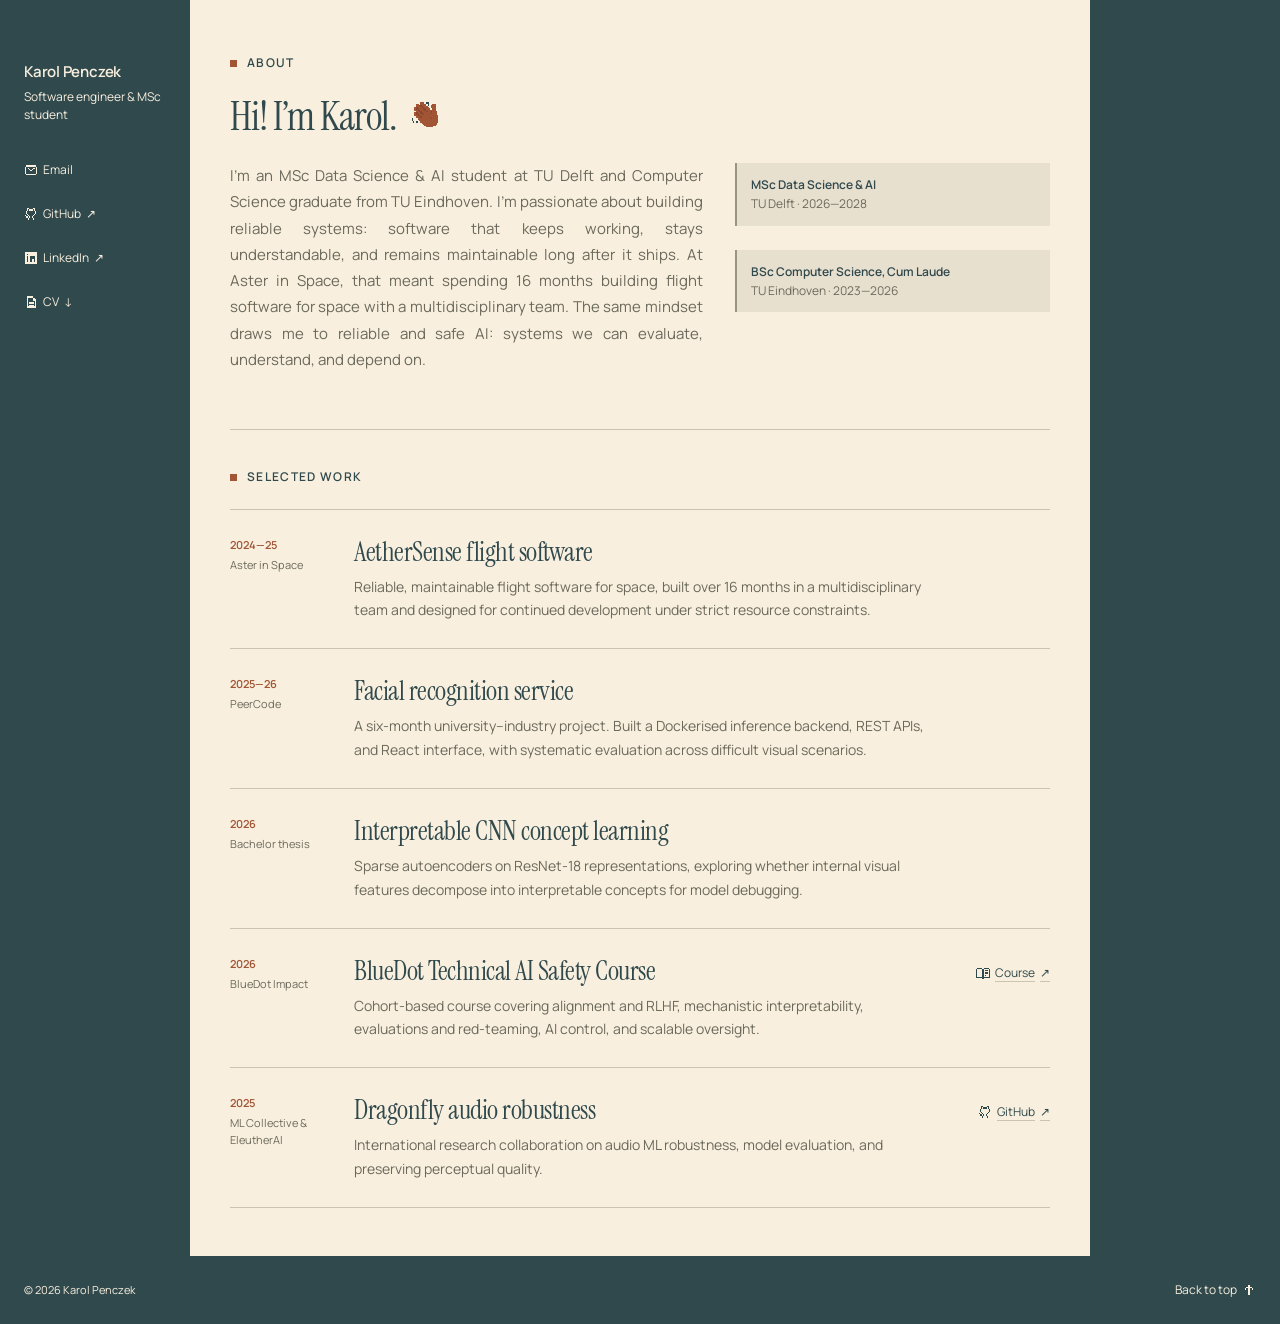
<file: index.html>
<!doctype html>
<html lang="en">
<head>
  <meta charset="utf-8">
  <meta name="viewport" content="width=device-width, initial-scale=1">
  <meta name="description" content="Karol Penczek is a software engineer and MSc Data Science & AI student building reliable software, ML systems, and embedded applications.">
  <meta name="theme-color" content="#30494d">
  <title>Karol Penczek — Software Engineer</title>
  <link rel="icon" href="./assets/favicon.svg" type="image/svg+xml">
  <link rel="preload" href="./assets/fonts/instrument-serif-regular.ttf" as="font" type="font/ttf" crossorigin>
  <link rel="preload" href="./assets/fonts/manrope-regular.ttf" as="font" type="font/ttf" crossorigin>
  <link rel="stylesheet" href="./style.css">
</head>
<body id="top">
  <a class="skip-link" href="#main">Skip to content</a>

  <div class="page">
    <aside class="profile" aria-label="Profile and contact links">
      <div class="identity">
        <div>
          <a class="name" href="#top">Karol Penczek</a>
          <p>Software engineer &amp; MSc student</p>
        </div>
      </div>
      <nav class="social-links" aria-label="Social and contact links">
        <a href="mailto:karolpenczek@gmail.com">
          <svg class="link-icon" viewBox="0 0 24 24" aria-hidden="true" shape-rendering="crispEdges"><path d="M6 8h2v2H6zm2 2h2v2H8zm10-2h-2v2h2zm-2 2h-2v2h2zm-6 2h4v2h-4zM2 6h2v12H2zm18 0h2v12h-2zM4 4h16v2H4zm0 14h16v2H4z" fill="currentColor"/></svg>
          <span>Email</span>
        </a>
        <a href="https://github.com/karolos1444" target="_blank" rel="noopener noreferrer">
          <svg class="link-icon" viewBox="0 0 24 24" aria-hidden="true" shape-rendering="crispEdges"><path d="M5 2h4v2H7v2H5V2Zm0 10H3V6h2v6Zm2 2H5v-2h2v2Zm2 2v-2H7v2H3v-2H1v2h2v2h4v4h2v-4h2v-2H9Zm0 0v2H7v-2h2Zm6-12v2H9V4h6Zm4 2h-2V4h-2V2h4v4Zm0 6V6h2v6h-2Zm-2 2v-2h2v2h-2Zm-2 2v-2h2v2h-2Zm0 2h-2v-2h2v2Zm0 0h2v4h-2v-4Z" fill="currentColor"/></svg>
          <span>GitHub</span><span aria-hidden="true">↗</span>
        </a>
        <a href="https://www.linkedin.com/in/karol-penczek" target="_blank" rel="noopener noreferrer">
          <svg class="link-icon" viewBox="0 0 16 16" aria-hidden="true" shape-rendering="crispEdges"><path d="M1 1h14v14H1V1zm2 5v7h2V6H3zm0-3v2h2V3H3zm4 3v7h2V9h2v4h2V8h-1V6h-3v1H9V6H7z" fill="currentColor" fill-rule="evenodd"/></svg>
          <span>LinkedIn</span><span aria-hidden="true">↗</span>
        </a>
        <a href="./cv.pdf" download="Karol_Penczek_CV.pdf">
          <svg class="link-icon" viewBox="0 0 16 16" aria-hidden="true" shape-rendering="crispEdges"><path d="M3 1h7v2h2v2h2v10H3V1zm2 2v10h7V7h-2V3H5z" fill="currentColor" fill-rule="evenodd"/><path d="M6 8h5v2H6zM6 11h5v1H6z" fill="currentColor"/></svg>
          <span>CV</span><span aria-hidden="true">↓</span>
        </a>
      </nav>
    </aside>

    <main id="main" class="content">
      <section class="about-section" id="about" aria-labelledby="about-title">
        <div class="section-title">
          <span class="pixel-square" aria-hidden="true"></span>
          <h1 id="about-title">About</h1>
        </div>
        <div class="about-layout">
          <div class="about-intro">
            <p class="about-lead">Hi! I’m Karol. <img class="wave-icon" src="./assets/waving-hand.png" alt="" width="366" height="332"></p>
            <p class="about-copy">I’m an MSc Data Science &amp; AI student at TU Delft and Computer Science graduate from TU Eindhoven. I’m passionate about building reliable systems: software that keeps working, stays understandable, and remains maintainable long after it ships. At Aster in Space, that meant spending 16 months building flight software for space with a multidisciplinary team. The same mindset draws me to reliable and safe AI: systems we can evaluate, understand, and depend on.</p>
          </div>
          <div class="education" aria-label="Education">
            <p><strong>MSc Data Science &amp; AI</strong><span>TU Delft · 2026—2028</span></p>
            <p><strong>BSc Computer Science, Cum Laude</strong><span>TU Eindhoven · 2023—2026</span></p>
          </div>
        </div>
      </section>

      <section class="work-section" id="work" aria-labelledby="work-title">
        <div class="section-title">
          <span class="pixel-square" aria-hidden="true"></span>
          <h2 id="work-title">Selected work</h2>
        </div>

        <div class="project-list">
          <article class="project">
            <div class="project-meta"><span>2024—25</span><span>Aster in Space</span></div>
            <div class="project-content">
              <h3>AetherSense flight software</h3>
              <p>Reliable, maintainable flight software for space, built over 16 months in a multidisciplinary team and designed for continued development under strict resource constraints.</p>
            </div>
          </article>

          <article class="project">
            <div class="project-meta"><span>2025—26</span><span>PeerCode</span></div>
            <div class="project-content">
              <h3>Facial recognition service</h3>
              <p>A six-month university–industry project. Built a Dockerised inference backend, REST APIs, and React interface, with systematic evaluation across difficult visual scenarios.</p>
            </div>
          </article>

          <article class="project">
            <div class="project-meta"><span>2026</span><span>Bachelor thesis</span></div>
            <div class="project-content">
              <h3>Interpretable CNN concept learning</h3>
              <p>Sparse autoencoders on ResNet-18 representations, exploring whether internal visual features decompose into interpretable concepts for model debugging.</p>
            </div>
          </article>

          <article class="project">
            <div class="project-meta"><span>2026</span><span>BlueDot Impact</span></div>
            <div class="project-content">
              <h3>BlueDot Technical AI Safety Course</h3>
              <p>Cohort-based course covering alignment and RLHF, mechanistic interpretability, evaluations and red-teaming, AI control, and scalable oversight.</p>
            </div>
            <a class="project-link" href="https://bluedot.org/courses/technical-ai-safety" target="_blank" rel="noopener noreferrer" aria-label="View the Technical AI Safety Course (opens in a new tab)">
              <svg class="link-icon" viewBox="0 0 24 24" aria-hidden="true" shape-rendering="crispEdges"><path d="M2 3h9v2H2zM0 19h11v2H0zM13 3h9v2h-9zm0 16h11v2H13zM11 5h2v18h-2zM0 5h2v14H0zm22 0h2v14h-2zm-7 2h5v2h-5zm0 4h5v2h-5zm0 4h2v2h-2z" fill="currentColor"/></svg>
              <span>Course</span><span aria-hidden="true">↗</span>
            </a>
          </article>

          <article class="project">
            <div class="project-meta"><span>2025</span><span>ML Collective &amp; EleutherAI</span></div>
            <div class="project-content">
              <h3>Dragonfly audio robustness</h3>
              <p>International research collaboration on audio ML robustness, model evaluation, and preserving perceptual quality.</p>
            </div>
            <a class="project-link" href="https://github.com/damanimc/Dragonfly" target="_blank" rel="noopener noreferrer" aria-label="View Dragonfly on GitHub (opens in a new tab)">
              <svg class="link-icon" viewBox="0 0 24 24" aria-hidden="true" shape-rendering="crispEdges"><path d="M5 2h4v2H7v2H5V2Zm0 10H3V6h2v6Zm2 2H5v-2h2v2Zm2 2v-2H7v2H3v-2H1v2h2v2h4v4h2v-4h2v-2H9Zm0 0v2H7v-2h2Zm6-12v2H9V4h6Zm4 2h-2V4h-2V2h4v4Zm0 6V6h2v6h-2Zm-2 2v-2h2v2h-2Zm-2 2v-2h2v2h-2Zm0 2h-2v-2h2v2Zm0 0h2v4h-2v-4Z" fill="currentColor"/></svg>
              <span>GitHub</span><span aria-hidden="true">↗</span>
            </a>
          </article>
        </div>
      </section>
    </main>

    <div class="color-rail" aria-hidden="true"></div>
  </div>

  <footer class="site-footer">
    <span>© <span id="year">2026</span> Karol Penczek</span>
    <a href="#top">Back to top
      <svg class="link-icon" viewBox="0 0 16 16" aria-hidden="true" shape-rendering="crispEdges"><path d="M7 2h2v2h2v2h2v2h-2V6H9v8H7V6H5v2H3V6h2V4h2z" fill="currentColor"/></svg>
    </a>
  </footer>

  <script type="module" src="./src/main.js"></script>
</body>
</html>
</file>
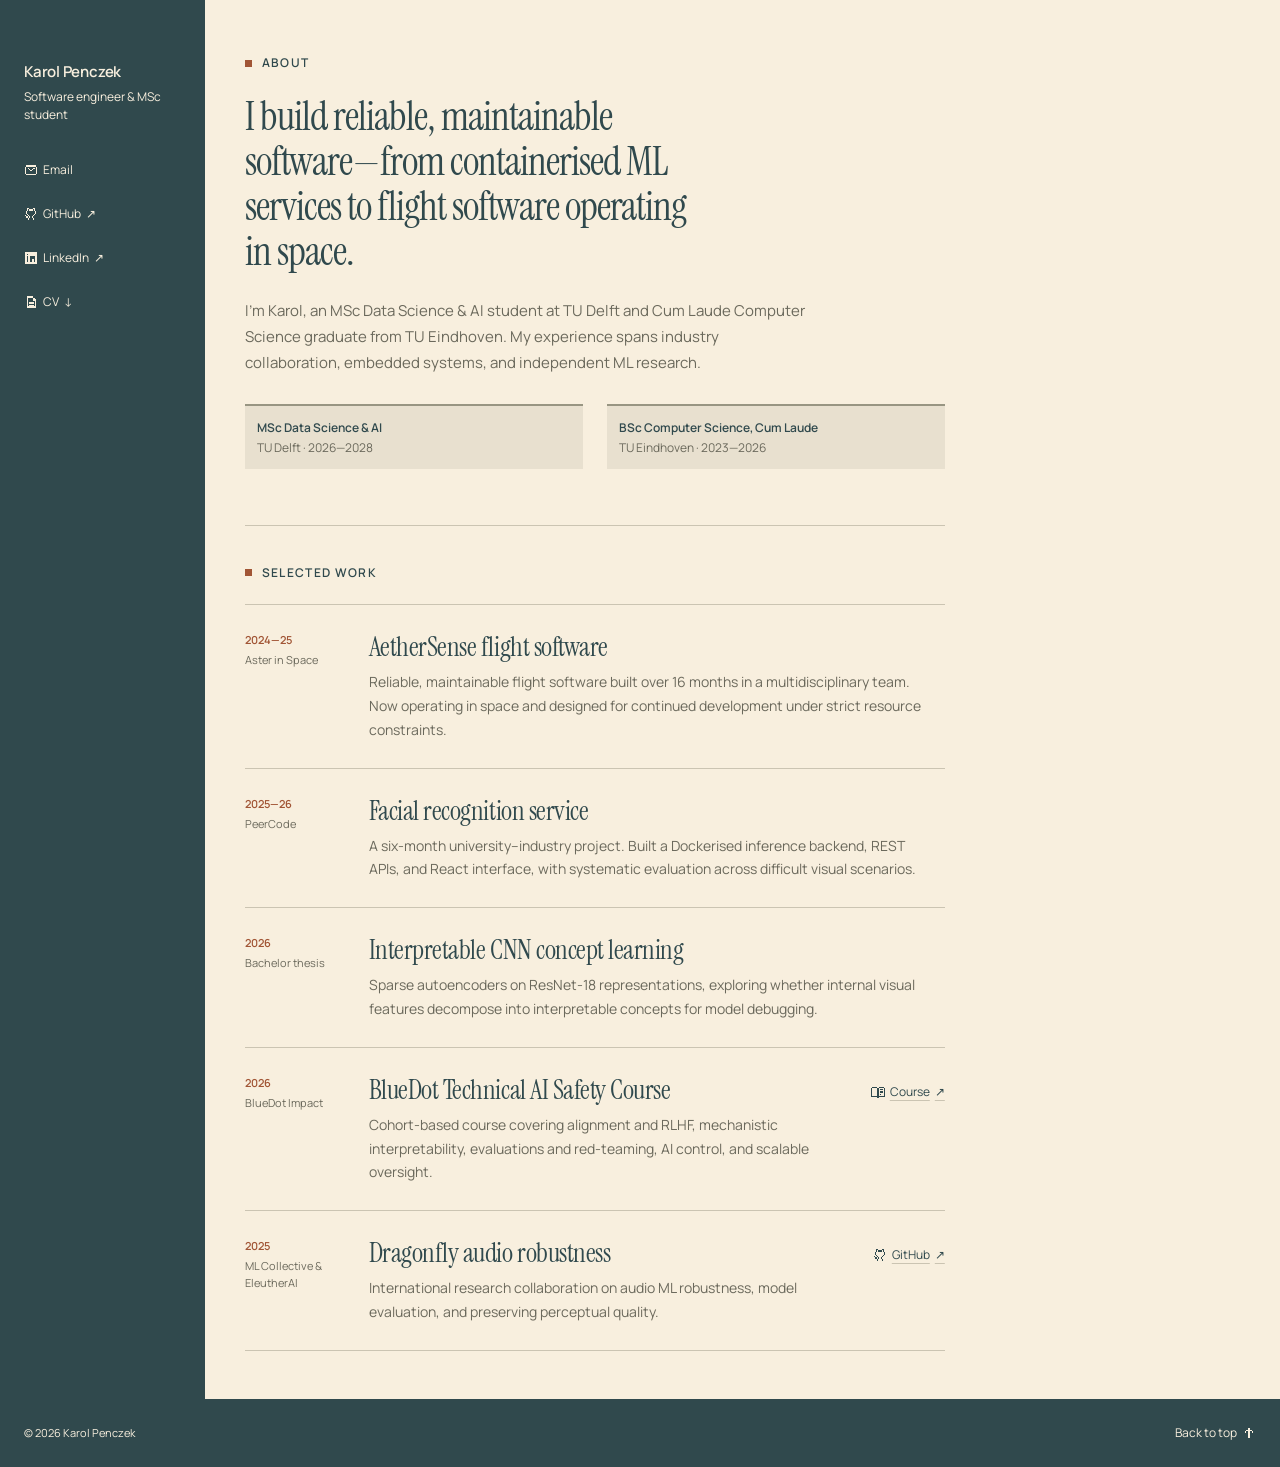
<file: app/index.html>
<!doctype html>
<html lang="en">
<head>
  <meta charset="utf-8">
  <meta name="viewport" content="width=device-width, initial-scale=1">
  <meta name="description" content="Karol Penczek is a software engineer and MSc Data Science & AI student building reliable software, ML systems, and embedded applications.">
  <meta name="theme-color" content="#30494d">
  <title>Karol Penczek — Software Engineer</title>
  <link rel="icon" href="./assets/favicon.svg" type="image/svg+xml">
  <link rel="preload" href="./assets/fonts/instrument-serif-regular.ttf" as="font" type="font/ttf" crossorigin>
  <link rel="preload" href="./assets/fonts/manrope-regular.ttf" as="font" type="font/ttf" crossorigin>
  <link rel="stylesheet" href="./style.css">
</head>
<body id="top">
  <a class="skip-link" href="#main">Skip to content</a>

  <div class="page">
    <aside class="profile" aria-label="Profile and contact links">
      <div class="identity">
        <div>
          <a class="name" href="#top">Karol Penczek</a>
          <p>Software engineer &amp; MSc student</p>
        </div>
      </div>
      <nav class="social-links" aria-label="Social and contact links">
        <a href="mailto:karolpenczek@gmail.com">
          <svg class="link-icon" viewBox="0 0 24 24" aria-hidden="true" shape-rendering="crispEdges"><path d="M6 8h2v2H6zm2 2h2v2H8zm10-2h-2v2h2zm-2 2h-2v2h2zm-6 2h4v2h-4zM2 6h2v12H2zm18 0h2v12h-2zM4 4h16v2H4zm0 14h16v2H4z" fill="currentColor"/></svg>
          <span>Email</span>
        </a>
        <a href="https://github.com/karolos1444" target="_blank" rel="noopener noreferrer">
          <svg class="link-icon" viewBox="0 0 24 24" aria-hidden="true" shape-rendering="crispEdges"><path d="M5 2h4v2H7v2H5V2Zm0 10H3V6h2v6Zm2 2H5v-2h2v2Zm2 2v-2H7v2H3v-2H1v2h2v2h4v4h2v-4h2v-2H9Zm0 0v2H7v-2h2Zm6-12v2H9V4h6Zm4 2h-2V4h-2V2h4v4Zm0 6V6h2v6h-2Zm-2 2v-2h2v2h-2Zm-2 2v-2h2v2h-2Zm0 2h-2v-2h2v2Zm0 0h2v4h-2v-4Z" fill="currentColor"/></svg>
          <span>GitHub</span><span aria-hidden="true">↗</span>
        </a>
        <a href="https://www.linkedin.com/in/karol-penczek" target="_blank" rel="noopener noreferrer">
          <svg class="link-icon" viewBox="0 0 16 16" aria-hidden="true" shape-rendering="crispEdges"><path d="M1 1h14v14H1V1zm2 5v7h2V6H3zm0-3v2h2V3H3zm4 3v7h2V9h2v4h2V8h-1V6h-3v1H9V6H7z" fill="currentColor" fill-rule="evenodd"/></svg>
          <span>LinkedIn</span><span aria-hidden="true">↗</span>
        </a>
        <a href="./cv.pdf" download="Karol_Penczek_CV.pdf">
          <svg class="link-icon" viewBox="0 0 16 16" aria-hidden="true" shape-rendering="crispEdges"><path d="M3 1h7v2h2v2h2v10H3V1zm2 2v10h7V7h-2V3H5z" fill="currentColor" fill-rule="evenodd"/><path d="M6 8h5v2H6zM6 11h5v1H6z" fill="currentColor"/></svg>
          <span>CV</span><span aria-hidden="true">↓</span>
        </a>
      </nav>
    </aside>

    <main id="main" class="content">
      <section class="about-section" id="about" aria-labelledby="about-title">
        <div class="section-title">
          <span class="pixel-square" aria-hidden="true"></span>
          <h1 id="about-title">About</h1>
        </div>
        <p class="about-lead">I build reliable, maintainable software—from containerised ML services to flight software operating in space.</p>
        <p class="about-copy">I’m Karol, an MSc Data Science &amp; AI student at TU Delft and Cum Laude Computer Science graduate from TU Eindhoven. My experience spans industry collaboration, embedded systems, and independent ML research.</p>
        <div class="education" aria-label="Education">
          <p><strong>MSc Data Science &amp; AI</strong><span>TU Delft · 2026—2028</span></p>
          <p><strong>BSc Computer Science, Cum Laude</strong><span>TU Eindhoven · 2023—2026</span></p>
        </div>
      </section>

      <section class="work-section" id="work" aria-labelledby="work-title">
        <div class="section-title">
          <span class="pixel-square" aria-hidden="true"></span>
          <h2 id="work-title">Selected work</h2>
        </div>

        <div class="project-list">
          <article class="project">
            <div class="project-meta"><span>2024—25</span><span>Aster in Space</span></div>
            <div class="project-content">
              <h3>AetherSense flight software</h3>
              <p>Reliable, maintainable flight software built over 16 months in a multidisciplinary team. Now operating in space and designed for continued development under strict resource constraints.</p>
            </div>
          </article>

          <article class="project">
            <div class="project-meta"><span>2025—26</span><span>PeerCode</span></div>
            <div class="project-content">
              <h3>Facial recognition service</h3>
              <p>A six-month university–industry project. Built a Dockerised inference backend, REST APIs, and React interface, with systematic evaluation across difficult visual scenarios.</p>
            </div>
          </article>

          <article class="project">
            <div class="project-meta"><span>2026</span><span>Bachelor thesis</span></div>
            <div class="project-content">
              <h3>Interpretable CNN concept learning</h3>
              <p>Sparse autoencoders on ResNet-18 representations, exploring whether internal visual features decompose into interpretable concepts for model debugging.</p>
            </div>
          </article>

          <article class="project">
            <div class="project-meta"><span>2026</span><span>BlueDot Impact</span></div>
            <div class="project-content">
              <h3>BlueDot Technical AI Safety Course</h3>
              <p>Cohort-based course covering alignment and RLHF, mechanistic interpretability, evaluations and red-teaming, AI control, and scalable oversight.</p>
            </div>
            <a class="project-link" href="https://bluedot.org/courses/technical-ai-safety" target="_blank" rel="noopener noreferrer" aria-label="View the Technical AI Safety Course (opens in a new tab)">
              <svg class="link-icon" viewBox="0 0 24 24" aria-hidden="true" shape-rendering="crispEdges"><path d="M2 3h9v2H2zM0 19h11v2H0zM13 3h9v2h-9zm0 16h11v2H13zM11 5h2v18h-2zM0 5h2v14H0zm22 0h2v14h-2zm-7 2h5v2h-5zm0 4h5v2h-5zm0 4h2v2h-2z" fill="currentColor"/></svg>
              <span>Course</span><span aria-hidden="true">↗</span>
            </a>
          </article>

          <article class="project">
            <div class="project-meta"><span>2025</span><span>ML Collective &amp; EleutherAI</span></div>
            <div class="project-content">
              <h3>Dragonfly audio robustness</h3>
              <p>International research collaboration on audio ML robustness, model evaluation, and preserving perceptual quality.</p>
            </div>
            <a class="project-link" href="https://github.com/damanimc/Dragonfly" target="_blank" rel="noopener noreferrer" aria-label="View Dragonfly on GitHub (opens in a new tab)">
              <svg class="link-icon" viewBox="0 0 24 24" aria-hidden="true" shape-rendering="crispEdges"><path d="M5 2h4v2H7v2H5V2Zm0 10H3V6h2v6Zm2 2H5v-2h2v2Zm2 2v-2H7v2H3v-2H1v2h2v2h4v4h2v-4h2v-2H9Zm0 0v2H7v-2h2Zm6-12v2H9V4h6Zm4 2h-2V4h-2V2h4v4Zm0 6V6h2v6h-2Zm-2 2v-2h2v2h-2Zm-2 2v-2h2v2h-2Zm0 2h-2v-2h2v2Zm0 0h2v4h-2v-4Z" fill="currentColor"/></svg>
              <span>GitHub</span><span aria-hidden="true">↗</span>
            </a>
          </article>
        </div>
      </section>
    </main>
  </div>

  <footer class="site-footer">
    <span>© <span id="year">2026</span> Karol Penczek</span>
    <a href="#top">Back to top
      <svg class="link-icon" viewBox="0 0 16 16" aria-hidden="true" shape-rendering="crispEdges"><path d="M7 2h2v2h2v2h2v2h-2V6H9v8H7V6H5v2H3V6h2V4h2z" fill="currentColor"/></svg>
    </a>
  </footer>

  <script type="module" src="./src/main.js"></script>
</body>
</html>
</file>
<file: style.css>
@font-face {
  font-family: "Instrument Serif";
  src: url("./assets/fonts/instrument-serif-regular.ttf") format("truetype");
  font-style: normal;
  font-weight: 400;
  font-display: swap;
}

@font-face {
  font-family: "Instrument Serif";
  src: url("./assets/fonts/instrument-serif-italic.ttf") format("truetype");
  font-style: italic;
  font-weight: 400;
  font-display: swap;
}

@font-face {
  font-family: "Manrope";
  src: url("./assets/fonts/manrope-regular.ttf") format("truetype");
  font-style: normal;
  font-weight: 400 500;
  font-display: swap;
}

@font-face {
  font-family: "Manrope";
  src: url("./assets/fonts/manrope-semibold.ttf") format("truetype");
  font-style: normal;
  font-weight: 600 800;
  font-display: swap;
}

:root {
  /* Primitive palette sampled from the supplied swatches. */
  --p-teal: oklch(0.3867 0.0313 208.45);
  --p-sage: oklch(0.6670 0.0274 99.72);
  --p-olive: oklch(0.5187 0.0200 99.88);
  --p-cream: oklch(0.9546 0.0245 83.42);
  --p-orange: oklch(0.5340 0.1104 42.79);

  /* Semantic tokens. */
  --surface: var(--p-cream);
  --text: var(--p-teal);
  --text-secondary: var(--p-olive);
  --accent: var(--p-orange);
  --line: color-mix(in oklch, var(--p-sage) 48%, transparent);
  --focus: var(--accent);

  /* Component tokens. */
  --display-font: "Instrument Serif", Georgia, serif;
  --body-font: "Manrope", "Avenir Next", sans-serif;
}

* {
  box-sizing: border-box;
  margin: 0;
  padding: 0;
}

html {
  scroll-behavior: smooth;
  scroll-padding-top: 24px;
}

body {
  min-height: 100dvh;
  background: var(--p-teal);
  color: var(--text);
  font-family: var(--body-font);
  font-size: 16px;
  line-height: 1.65;
  -webkit-font-smoothing: antialiased;
}

::selection {
  background: var(--accent);
  color: var(--surface);
}

a {
  color: inherit;
  cursor: pointer;
  text-decoration: none;
}

a:focus-visible {
  outline: 3px solid var(--focus);
  outline-offset: 5px;
}

svg {
  display: block;
  max-width: 100%;
}

h1,
h2,
h3,
p {
  margin: 0;
}

h1,
h2,
h3 {
  font-weight: 400;
  text-wrap: balance;
}

.page {
  display: grid;
  width: 100%;
  min-height: 100dvh;
  margin: 0;
  gap: 0;
  padding: 0;
  background: var(--surface);
}

.skip-link {
  position: fixed;
  z-index: 10;
  top: 12px;
  left: 12px;
  padding: 12px 16px;
  background: var(--text);
  color: var(--surface);
  transform: translateY(-160%);
  transition: transform 180ms ease-out;
}

.skip-link:focus {
  transform: translateY(0);
}

.profile {
  padding: 24px;
  background: var(--p-teal);
  color: var(--p-cream);
}

.identity {
  display: flex;
  align-items: center;
  gap: 12px;
}

.name {
  display: inline-flex;
  min-height: 32px;
  align-items: center;
  font-size: 15px;
  font-weight: 700;
  letter-spacing: -0.015em;
}

.identity p {
  color: var(--p-cream);
  font-size: 12px;
  line-height: 1.5;
}

.social-links {
  display: flex;
  flex-wrap: wrap;
  gap: 4px 20px;
  margin-top: 16px;
}

.social-links a,
.project-link,
.site-footer a {
  display: inline-flex;
  min-height: 44px;
  align-items: center;
  gap: 5px;
  color: var(--text-secondary);
  font-size: 12px;
  transition: color 160ms ease-out;
}

.social-links a:hover,
.project-link:hover,
.site-footer a:hover {
  color: var(--accent);
}

.profile .social-links a {
  color: var(--p-cream);
}

.profile .social-links a:hover {
  color: var(--p-cream);
  text-decoration: underline;
  text-decoration-color: var(--p-orange);
  text-underline-offset: 5px;
}

.profile a:focus-visible {
  outline-color: var(--p-sage);
}

.content {
  width: 100%;
  max-width: 900px;
  min-width: 0;
  padding: 32px 24px 40px;
  background: var(--surface);
}

.color-rail {
  display: none;
  background: var(--p-teal);
}

.link-icon {
  width: 14px;
  height: 14px;
  flex: 0 0 auto;
}

.section-title {
  display: flex;
  align-items: center;
  gap: 10px;
  margin-bottom: 24px;
}

.section-title h1,
.section-title h2 {
  font-size: 12px;
  font-weight: 700;
  letter-spacing: 0.11em;
  line-height: 1.2;
  text-transform: uppercase;
}

.pixel-square {
  width: 7px;
  height: 7px;
  background: var(--accent);
}

.about-layout {
  display: grid;
  gap: 28px;
}

.about-intro {
  min-width: 0;
}

.about-lead {
  max-width: 25ch;
  font-family: var(--display-font);
  text-align: left;
  font-size: clamp(2rem, 8vw, 2.65rem);
  letter-spacing: -0.025em;
  line-height: 1.12;
}

.wave-icon {
  display: inline-block;
  width: 0.85em;
  height: 0.85em;
  margin-left: 0.12em;
  object-fit: contain;
  image-rendering: pixelated;
  vertical-align: -0.06em;
}

.about-copy {
  max-width: 63ch;
  margin-top: 24px;
  color: var(--text-secondary);
  text-align: justify;
  font-size: 15px;
  line-height: 1.75;
}

.education {
  display: grid;
  gap: 16px;
}

.education p {
  padding: 12px 14px;
  border-left: 2px solid var(--p-sage);
  background: color-mix(in oklch, var(--p-sage) 16%, var(--surface));
  font-size: 12px;
  line-height: 1.6;
}

.education strong,
.education span {
  display: block;
}

.education strong {
  font-weight: 600;
}

.education span {
  color: var(--text-secondary);
}

.work-section {
  margin-top: 48px;
  padding-top: 32px;
  border-top: 1px solid var(--line);
}

.project-list {
  border-top: 1px solid var(--line);
}

.project {
  display: grid;
  gap: 8px;
  padding-block: 24px;
  border-bottom: 1px solid var(--line);
}

.project-meta {
  display: flex;
  flex-wrap: wrap;
  gap: 2px 12px;
  align-content: start;
  color: var(--text-secondary);
  font-size: 11px;
  line-height: 1.55;
}

.project-meta span:first-child {
  color: var(--accent);
  font-weight: 600;
}

.project-content h3 {
  font-family: var(--display-font);
  font-size: 27px;
  letter-spacing: -0.018em;
  line-height: 1.15;
}

.project-content p {
  max-width: 65ch;
  margin-top: 8px;
  color: var(--text-secondary);
  font-size: 14px;
  line-height: 1.7;
}

.project-link {
  width: fit-content;
  min-height: 36px;
  color: var(--text);
  text-decoration: underline;
  text-decoration-color: var(--line);
  text-underline-offset: 4px;
}

.site-footer {
  display: flex;
  flex-wrap: wrap;
  align-items: center;
  justify-content: space-between;
  gap: 8px 24px;
  padding: 12px 24px;
  background: var(--p-teal);
  color: var(--p-cream);
  font-size: 11px;
}

.site-footer a,
.site-footer a:hover {
  color: var(--p-cream);
}

.site-footer a:hover {
  text-decoration: underline;
  text-decoration-color: var(--p-orange);
  text-underline-offset: 5px;
}

.site-footer a:focus-visible {
  outline-color: var(--p-sage);
}

@media (min-width: 600px) {
  .profile,
  .content {
    padding-inline: 32px;
  }

  .education {
    grid-template-columns: repeat(2, minmax(0, 1fr));
    gap: 24px;
  }

  .project {
    grid-template-columns: 100px minmax(0, 1fr) auto;
    gap: 24px;
  }

  .project-meta {
    display: grid;
    gap: 3px;
  }

  .project-link {
    align-self: start;
    justify-self: end;
  }
}

@media (min-width: 800px) {
  .page {
    grid-template-columns: minmax(140px, 1fr) minmax(0, 900px) minmax(140px, 1fr);
    gap: 0;
    padding: 0;
    background: var(--p-teal);
  }

  .profile {
    position: relative;
    align-self: stretch;
    padding: 56px 24px;
  }

  .content {
    justify-self: center;
    padding: 56px 40px 48px;
  }

  .color-rail {
    display: block;
  }

  .identity {
    align-items: flex-start;
  }

  .social-links {
    display: grid;
    gap: 0;
    justify-items: start;
    margin-top: 24px;
  }

  .about-lead {
    font-size: 40px;
  }

  .work-section {
    margin-top: 56px;
    padding-top: 40px;
  }

  .project {
    padding-block: 26px;
  }
}

@media (min-width: 1024px) {
  .about-layout {
    grid-template-columns: minmax(0, 1.5fr) minmax(200px, 1fr);
    column-gap: 32px;
    row-gap: 24px;
    align-items: start;
  }

  .about-intro {
    display: contents;
  }

  .about-lead {
    grid-column: 1;
    grid-row: 1;
  }

  .about-copy {
    grid-column: 1;
    grid-row: 2;
    margin-top: 0;
  }

  .education {
    grid-column: 2;
    grid-row: 2;
    grid-template-columns: minmax(0, 1fr);
  }
}

@media (prefers-reduced-motion: reduce) {
  html {
    scroll-behavior: auto;
  }

  *,
  *::before,
  *::after {
    animation: none !important;
    transition: none !important;
  }
}
</file>
<file: app/style.css>
@font-face {
  font-family: "Instrument Serif";
  src: url("./assets/fonts/instrument-serif-regular.ttf") format("truetype");
  font-style: normal;
  font-weight: 400;
  font-display: swap;
}

@font-face {
  font-family: "Instrument Serif";
  src: url("./assets/fonts/instrument-serif-italic.ttf") format("truetype");
  font-style: italic;
  font-weight: 400;
  font-display: swap;
}

@font-face {
  font-family: "Manrope";
  src: url("./assets/fonts/manrope-regular.ttf") format("truetype");
  font-style: normal;
  font-weight: 400 500;
  font-display: swap;
}

@font-face {
  font-family: "Manrope";
  src: url("./assets/fonts/manrope-semibold.ttf") format("truetype");
  font-style: normal;
  font-weight: 600 800;
  font-display: swap;
}

:root {
  /* Primitive palette sampled from the supplied swatches. */
  --p-teal: oklch(0.3867 0.0313 208.45);
  --p-sage: oklch(0.6670 0.0274 99.72);
  --p-olive: oklch(0.5187 0.0200 99.88);
  --p-cream: oklch(0.9546 0.0245 83.42);
  --p-orange: oklch(0.5340 0.1104 42.79);

  /* Semantic tokens. */
  --surface: var(--p-cream);
  --text: var(--p-teal);
  --text-secondary: var(--p-olive);
  --accent: var(--p-orange);
  --line: color-mix(in oklch, var(--p-sage) 48%, transparent);
  --focus: var(--accent);

  /* Component tokens. */
  --display-font: "Instrument Serif", Georgia, serif;
  --body-font: "Manrope", "Avenir Next", sans-serif;
}

* {
  box-sizing: border-box;
  margin: 0;
  padding: 0;
}

html {
  scroll-behavior: smooth;
  scroll-padding-top: 24px;
}

body {
  min-height: 100dvh;
  background: var(--surface);
  color: var(--text);
  font-family: var(--body-font);
  font-size: 16px;
  line-height: 1.65;
  -webkit-font-smoothing: antialiased;
}

::selection {
  background: var(--accent);
  color: var(--surface);
}

a {
  color: inherit;
  cursor: pointer;
  text-decoration: none;
}

a:focus-visible {
  outline: 3px solid var(--focus);
  outline-offset: 5px;
}

svg {
  display: block;
  max-width: 100%;
}

h1,
h2,
h3,
p {
  margin: 0;
}

h1,
h2,
h3 {
  font-weight: 400;
  text-wrap: balance;
}

.page {
  display: grid;
  width: 100%;
  min-height: 100dvh;
  margin: 0;
  gap: 0;
  padding: 0;
}

.skip-link {
  position: fixed;
  z-index: 10;
  top: 12px;
  left: 12px;
  padding: 12px 16px;
  background: var(--text);
  color: var(--surface);
  transform: translateY(-160%);
  transition: transform 180ms ease-out;
}

.skip-link:focus {
  transform: translateY(0);
}

.profile {
  padding: 24px;
  background: var(--p-teal);
  color: var(--p-cream);
}

.identity {
  display: flex;
  align-items: center;
  gap: 12px;
}

.name {
  display: inline-flex;
  min-height: 32px;
  align-items: center;
  font-size: 15px;
  font-weight: 700;
  letter-spacing: -0.015em;
}

.identity p {
  color: var(--p-cream);
  font-size: 12px;
  line-height: 1.5;
}

.social-links {
  display: flex;
  flex-wrap: wrap;
  gap: 4px 20px;
  margin-top: 16px;
}

.social-links a,
.project-link,
.site-footer a {
  display: inline-flex;
  min-height: 44px;
  align-items: center;
  gap: 5px;
  color: var(--text-secondary);
  font-size: 12px;
  transition: color 160ms ease-out;
}

.social-links a:hover,
.project-link:hover,
.site-footer a:hover {
  color: var(--accent);
}

.profile .social-links a {
  color: var(--p-cream);
}

.profile .social-links a:hover {
  color: var(--p-cream);
  text-decoration: underline;
  text-decoration-color: var(--p-orange);
  text-underline-offset: 5px;
}

.profile a:focus-visible {
  outline-color: var(--p-sage);
}

.content {
  width: 100%;
  max-width: 780px;
  min-width: 0;
  padding: 32px 24px 40px;
}

.link-icon {
  width: 14px;
  height: 14px;
  flex: 0 0 auto;
}

.section-title {
  display: flex;
  align-items: center;
  gap: 10px;
  margin-bottom: 24px;
}

.section-title h1,
.section-title h2 {
  font-size: 12px;
  font-weight: 700;
  letter-spacing: 0.11em;
  line-height: 1.2;
  text-transform: uppercase;
}

.pixel-square {
  width: 7px;
  height: 7px;
  background: var(--accent);
}

.about-lead {
  max-width: 25ch;
  font-family: var(--display-font);
  font-size: clamp(2rem, 8vw, 2.65rem);
  letter-spacing: -0.025em;
  line-height: 1.12;
}

.about-copy {
  max-width: 63ch;
  margin-top: 24px;
  color: var(--text-secondary);
  font-size: 15px;
  line-height: 1.75;
}

.education {
  display: grid;
  gap: 16px;
  margin-top: 28px;
}

.education p {
  padding: 12px;
  border-top: 2px solid var(--p-sage);
  background: color-mix(in oklch, var(--p-sage) 16%, var(--surface));
  font-size: 12px;
  line-height: 1.6;
}

.education strong,
.education span {
  display: block;
}

.education strong {
  font-weight: 600;
}

.education span {
  color: var(--text-secondary);
}

.work-section {
  margin-top: 48px;
  padding-top: 32px;
  border-top: 1px solid var(--line);
}

.project-list {
  border-top: 1px solid var(--line);
}

.project {
  display: grid;
  gap: 8px;
  padding-block: 24px;
  border-bottom: 1px solid var(--line);
}

.project-meta {
  display: flex;
  flex-wrap: wrap;
  gap: 2px 12px;
  align-content: start;
  color: var(--text-secondary);
  font-size: 11px;
  line-height: 1.55;
}

.project-meta span:first-child {
  color: var(--accent);
  font-weight: 600;
}

.project-content h3 {
  font-family: var(--display-font);
  font-size: 27px;
  letter-spacing: -0.018em;
  line-height: 1.15;
}

.project-content p {
  max-width: 65ch;
  margin-top: 8px;
  color: var(--text-secondary);
  font-size: 14px;
  line-height: 1.7;
}

.project-link {
  width: fit-content;
  min-height: 36px;
  color: var(--text);
  text-decoration: underline;
  text-decoration-color: var(--line);
  text-underline-offset: 4px;
}

.site-footer {
  display: flex;
  flex-wrap: wrap;
  align-items: center;
  justify-content: space-between;
  gap: 8px 24px;
  padding: 12px 24px;
  background: var(--p-teal);
  color: var(--p-cream);
  font-size: 11px;
}

.site-footer a,
.site-footer a:hover {
  color: var(--p-cream);
}

.site-footer a:hover {
  text-decoration: underline;
  text-decoration-color: var(--p-orange);
  text-underline-offset: 5px;
}

.site-footer a:focus-visible {
  outline-color: var(--p-sage);
}

@media (min-width: 600px) {
  .profile,
  .content {
    padding-inline: 32px;
  }

  .education {
    grid-template-columns: repeat(2, minmax(0, 1fr));
    gap: 24px;
  }

  .project {
    grid-template-columns: 100px minmax(0, 1fr) auto;
    gap: 24px;
  }

  .project-meta {
    display: grid;
    gap: 3px;
  }

  .project-link {
    align-self: start;
    justify-self: end;
  }
}

@media (min-width: 800px) {
  .page {
    grid-template-columns: minmax(160px, 16%) minmax(0, 1fr);
    gap: 0;
    padding: 0;
  }

  .profile {
    position: relative;
    align-self: stretch;
    padding: 56px 24px;
  }

  .content {
    padding: 56px 40px 48px;
  }

  .identity {
    align-items: flex-start;
  }

  .social-links {
    display: grid;
    gap: 0;
    justify-items: start;
    margin-top: 24px;
  }

  .about-lead {
    font-size: 40px;
  }

  .work-section {
    margin-top: 56px;
    padding-top: 40px;
  }

  .project {
    padding-block: 26px;
  }
}

@media (prefers-reduced-motion: reduce) {
  html {
    scroll-behavior: auto;
  }

  *,
  *::before,
  *::after {
    animation: none !important;
    transition: none !important;
  }
}
</file>
